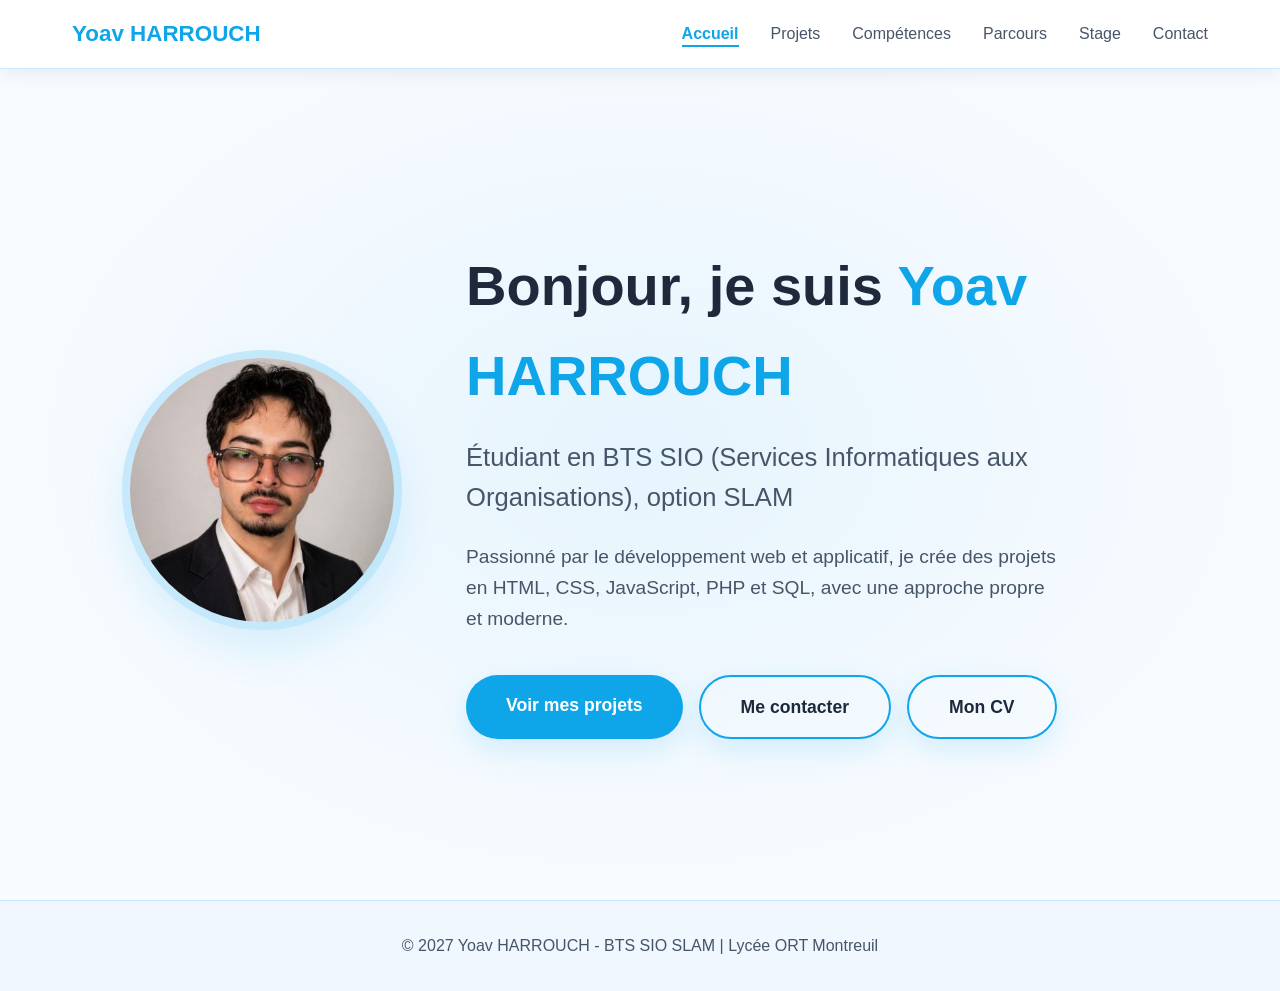
<file: index.html>
<!DOCTYPE html>
<html lang="fr">
<head>
    <meta charset="UTF-8">
    <meta name="viewport" content="width=device-width, initial-scale=1.0">
    <title>Yoav HARROUCH | BTS SIO SLAM - Développeur Web</title>
    <link rel="stylesheet" href="style.css">
</head>
<body>
<!-- Navigation -->
<header>
    <nav class="navbar">
        <div class="logo">Yoav HARROUCH</div>
        <ul class="nav-links">
            <li><a href="index.html" class="active">Accueil</a></li>
            <li><a href="projets.html">Projets</a></li>
            <li><a href="competences.html">Compétences</a></li>
            <li><a href="parcours.html">Parcours</a></li>
            <li><a href="stage.html">Stage</a></li>
            <li><a href="contact.html">Contact</a></li>
        </ul>
    </nav>
</header>

<!-- Hero -->
<main class="hero">
    <div class="hero-container">
        <div class="hero-text">
            <h1>Bonjour, je suis <span>Yoav HARROUCH</span></h1>
            <h2>Étudiant en BTS SIO (Services Informatiques aux Organisations), option SLAM</h2>
            <p>Passionné par le développement web et applicatif, je crée des projets en HTML, CSS, JavaScript, PHP et SQL, avec une approche propre et moderne.</p>
            <div class="hero-buttons">
                <a href="projets.html" class="btn primary">Voir mes projets</a>
                <a href="contact.html" class="btn secondary">Me contacter</a>
                <a href="documents/CV_Yoav_HARROUCH.pdf" class="btn secondary" target="_blank">Mon CV</a>
            </div>
        </div>
        <div class="hero-photo">
            <img  src="photo/cv 3 .jpeg" alt="Yoav HARROUCH - Développeur web" class="profile-img photo-float"><img>

        </div>
    </div>
</main>

<footer>
    <p>© 2027 Yoav HARROUCH - BTS SIO SLAM | Lycée ORT Montreuil</p>
</footer>
</body>
</html>
</file>
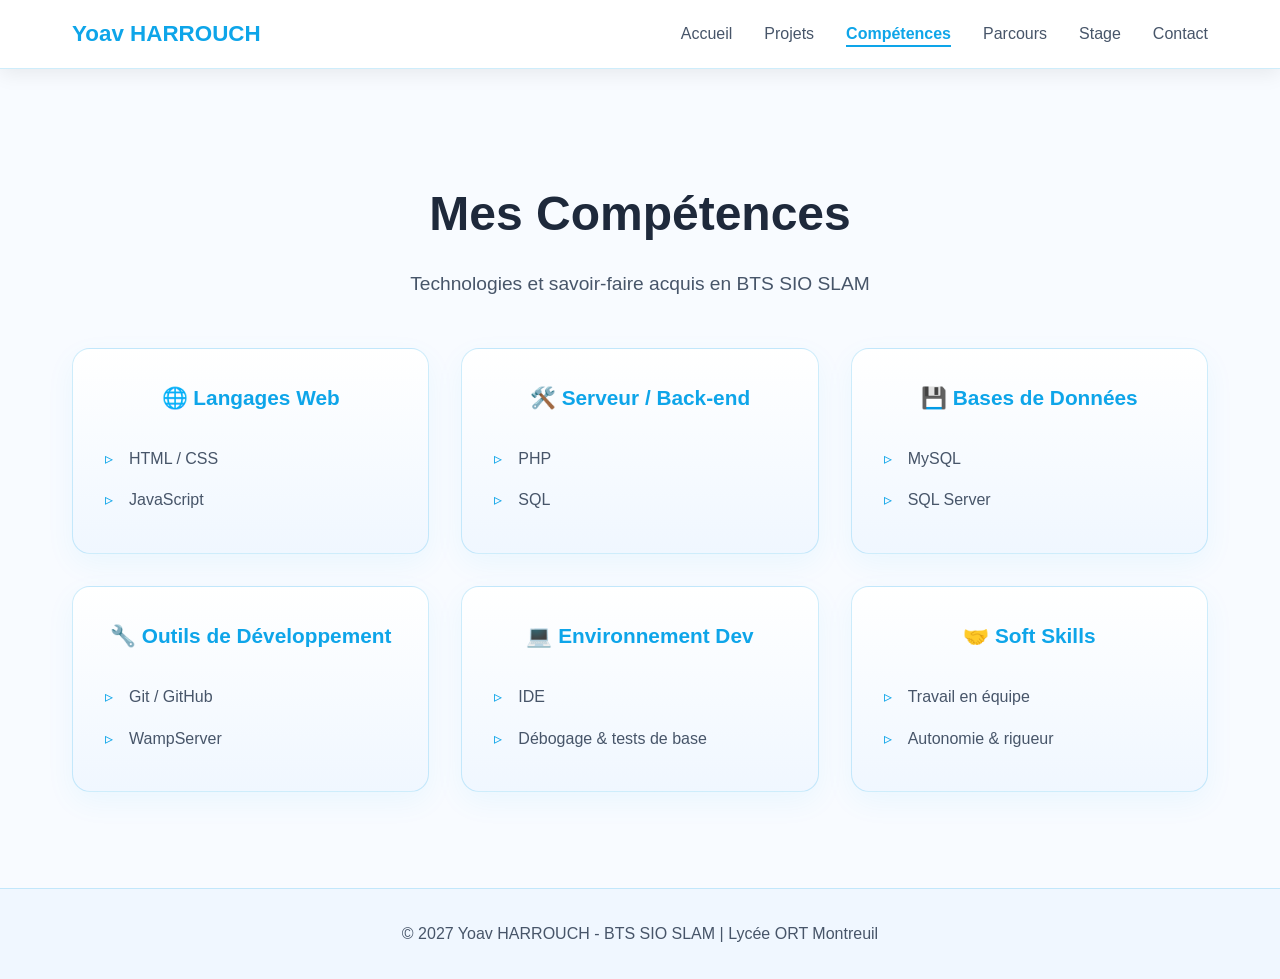
<file: competences.html>
<!DOCTYPE html>
<html lang="fr">
<head>
    <meta charset="UTF-8">
    <meta name="viewport" content="width=device-width, initial-scale=1.0">
    <title>Compétences - Yoav HARROUCH</title>
    <link rel="stylesheet" href="style.css">
</head>
<body>
<header>
    <nav class="navbar">
        <div class="logo">Yoav HARROUCH</div>
        <ul class="nav-links">
            <li><a href="index.html">Accueil</a></li>
            <li><a href="projets.html">Projets</a></li>
            <li><a href="competences.html" class="active">Compétences</a></li>
            <li><a href="parcours.html">Parcours</a></li>
            <li><a href="stage.html">Stage</a></li>
            <li><a href="contact.html">Contact</a></li>
        </ul>
    </nav>
</header>

<main class="page-content">
    <section class="section">
        <h1>Mes Compétences</h1>
        <p class="section-intro">Technologies et savoir-faire acquis en BTS SIO SLAM</p>
        <div class="skills-grid">
            <!-- Carte 1 -->
            <div class="skill-card">
                <h3>🌐 Langages Web</h3>
                <ul>
                    <li>HTML / CSS</li>
                    <li>JavaScript</li>
                </ul>
            </div>
            <!-- Carte 2 -->
            <div class="skill-card">
                <h3>🛠️ Serveur / Back‑end</h3>
                <ul>
                    <li>PHP</li>
                    <li>SQL</li>
                </ul>
            </div>
            <!-- Carte 3 -->
            <div class="skill-card">
                <h3>💾 Bases de Données</h3>
                <ul>
                    <li>MySQL</li>
                    <li>SQL Server</li>
                </ul>
            </div>
            <!-- Carte 4 -->
            <div class="skill-card">
                <h3>🔧 Outils de Développement</h3>
                <ul>
                    <li>Git / GitHub</li>
                    <li>WampServer</li>
                </ul>
            </div>
            <!-- Carte 5 -->
            <div class="skill-card">
                <h3>💻 Environnement Dev</h3>
                <ul>
                    <li>IDE </li>
                    <li>Débogage & tests de base</li>
                </ul>
            </div>
            <!-- Carte 6 -->
            <div class="skill-card">
                <h3>🤝 Soft Skills</h3>
                <ul>
                    <li>Travail en équipe</li>
                    <li>Autonomie & rigueur</li>
                </ul>
            </div>
        </div>
    </section>
</main>

<footer>
    <p>© 2027 Yoav HARROUCH - BTS SIO SLAM | Lycée ORT Montreuil</p>
</footer>
</body>
</html>
</file>
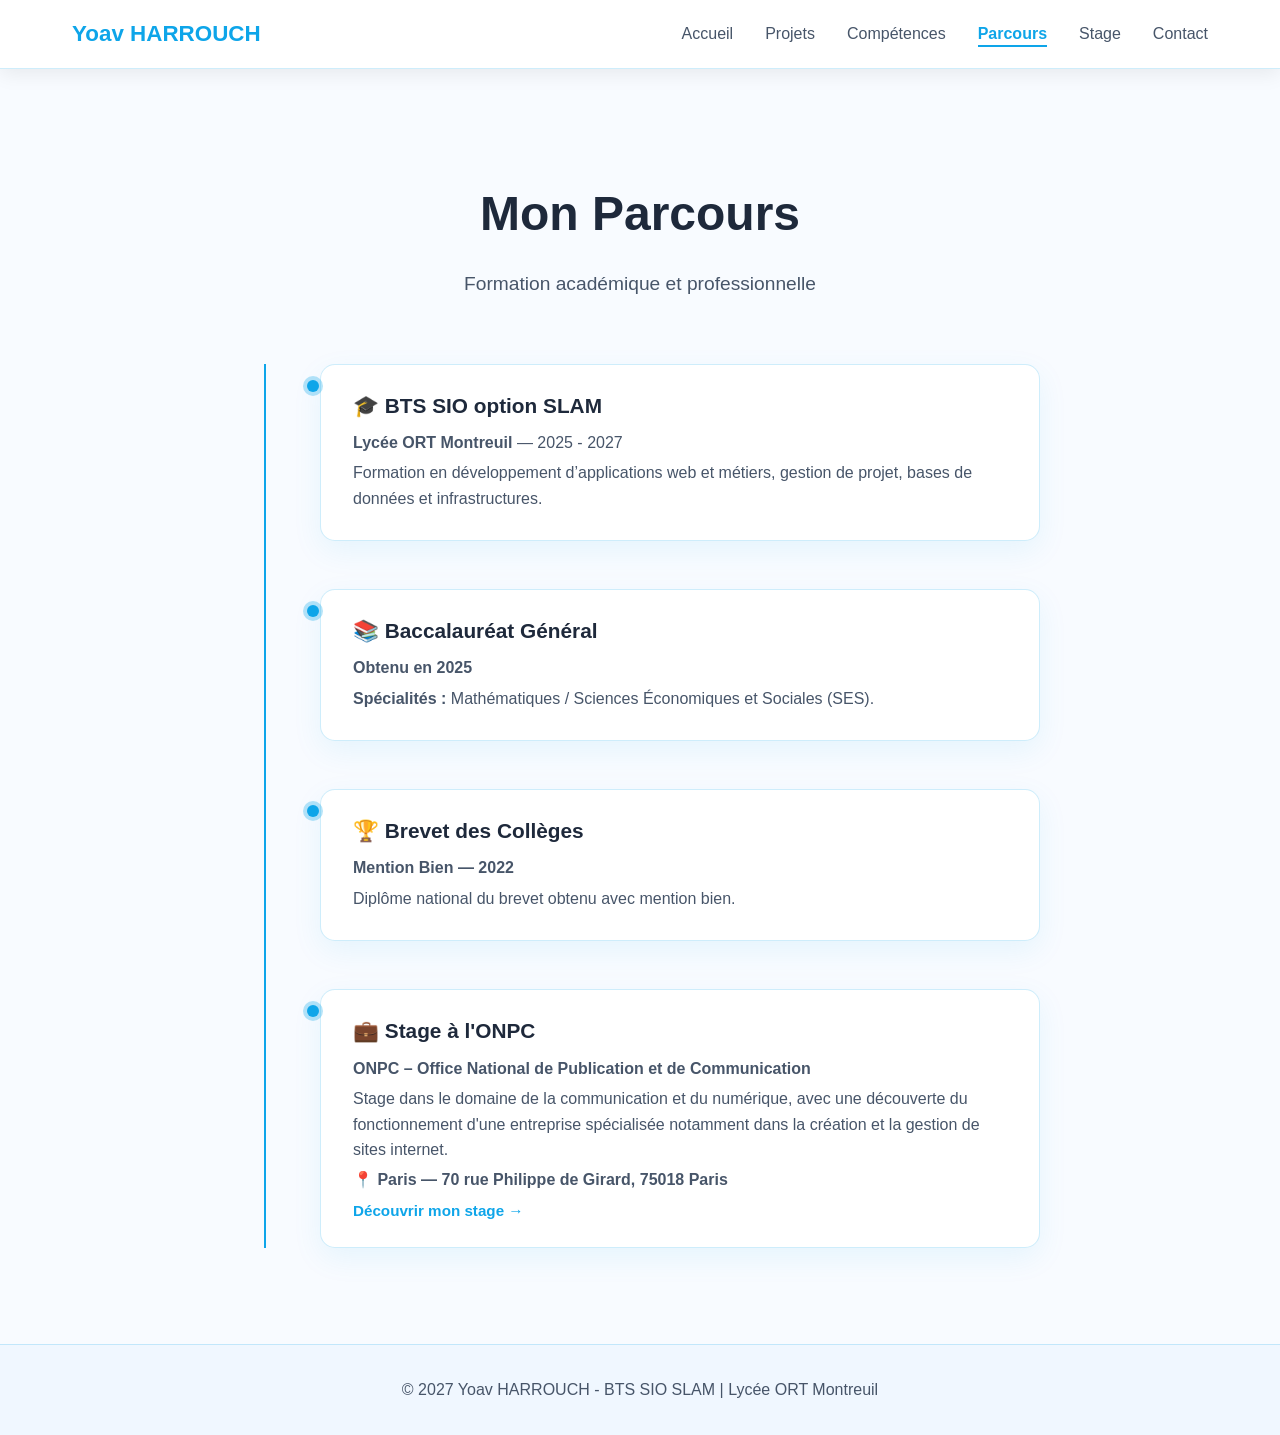
<file: parcours.html>
<!DOCTYPE html>
<html lang="fr">
<head>
    <meta charset="UTF-8">
    <meta name="viewport" content="width=device-width, initial-scale=1.0">
    <title>Parcours - Yoav HARROUCH</title>
    <link rel="stylesheet" href="style.css">
</head>

<body>

<header>
    <nav class="navbar">
        <div class="logo">Yoav HARROUCH</div>

        <ul class="nav-links">
            <li><a href="index.html">Accueil</a></li>
            <li><a href="projets.html">Projets</a></li>
            <li><a href="competences.html">Compétences</a></li>
            <li><a href="parcours.html" class="active">Parcours</a></li>
            <li><a href="stage.html">Stage</a></li>
            <li><a href="contact.html">Contact</a></li>
        </ul>
    </nav>
</header>

<main class="page-content">

    <section class="section">

        <h1>Mon Parcours</h1>

        <p class="section-intro">
            Formation académique et professionnelle
        </p>

        <!-- TIMELINE -->
        <div class="timeline-visual">

            <!-- BTS -->
            <div class="timeline-item">
                <div class="timeline-point"></div>

                <div class="timeline-content">
                    <h3>🎓 BTS SIO option SLAM</h3>

                    <p>
                        <strong>Lycée ORT Montreuil</strong> — 2025 - 2027
                    </p>

                    <p>
                        Formation en développement d’applications web et métiers,
                        gestion de projet, bases de données et infrastructures.
                    </p>
                </div>
            </div>

            <!-- BAC -->
            <div class="timeline-item">
                <div class="timeline-point"></div>

                <div class="timeline-content">
                    <h3>📚 Baccalauréat Général</h3>

                    <p>
                        <strong>Obtenu en 2025</strong>
                    </p>

                    <p>
                        <strong>Spécialités :</strong>
                        Mathématiques / Sciences Économiques et Sociales (SES).
                    </p>
                </div>
            </div>

            <!-- BREVET -->
            <div class="timeline-item">
                <div class="timeline-point"></div>

                <div class="timeline-content">
                    <h3>🏆 Brevet des Collèges</h3>

                    <p>
                        <strong>Mention Bien — 2022</strong>
                    </p>

                    <p>
                        Diplôme national du brevet obtenu avec mention bien.
                    </p>
                </div>
            </div>

            <!-- STAGE -->
            <div class="timeline-item">
                <div class="timeline-point"></div>

                <div class="timeline-content">
                    <h3>💼 Stage à l'ONPC</h3>

                    <p>
                        <strong>
                            ONPC – Office National de Publication et de Communication
                        </strong>
                    </p>

                    <p>
                        Stage dans le domaine de la communication et du numérique,
                        avec une découverte du fonctionnement d'une entreprise
                        spécialisée notamment dans la création et la gestion
                        de sites internet.
                    </p>

                    <p>
                        <strong>
                            📍 Paris — 70 rue Philippe de Girard, 75018 Paris
                        </strong>
                    </p>

                    <a href="stage.html" class="link">
                        Découvrir mon stage →
                    </a>
                </div>
            </div>

        </div>

    </section>

</main>

<footer>
    <p>
        © 2027 Yoav HARROUCH - BTS SIO SLAM |
        Lycée ORT Montreuil
    </p>
</footer>

</body>
</html>
</file>
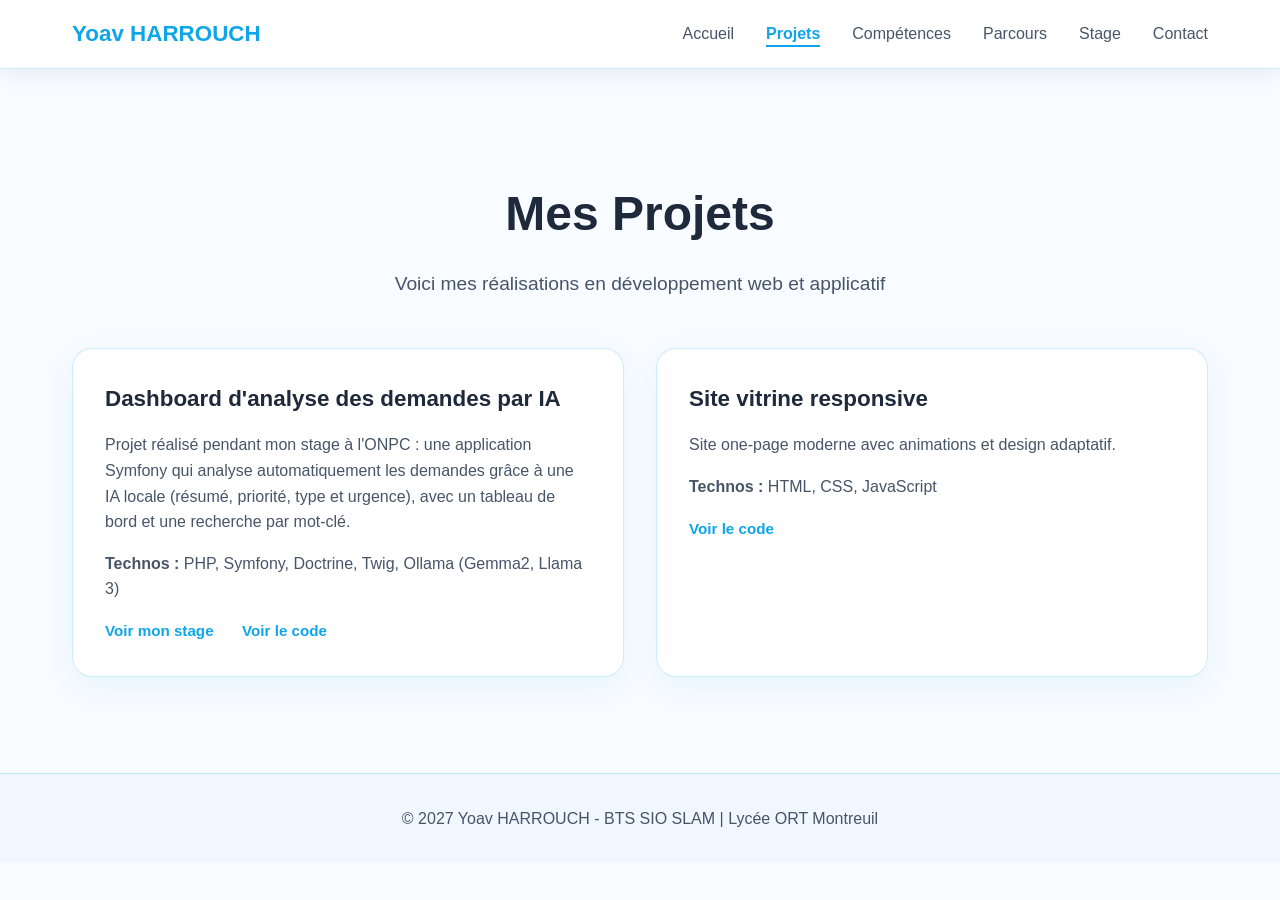
<file: projets.html>
<!DOCTYPE html>
<html lang="fr">
<head>
    <meta charset="UTF-8">
    <meta name="viewport" content="width=device-width, initial-scale=1.0">
    <title>Projets - Yoav HARROUCH</title>
    <link rel="stylesheet" href="style.css">
</head>
<body>
<header>
    <nav class="navbar">
        <div class="logo">Yoav HARROUCH</div>
        <ul class="nav-links">
            <li><a href="index.html">Accueil</a></li>
            <li><a href="projets.html" class="active">Projets</a></li>
            <li><a href="competences.html">Compétences</a></li>
            <li><a href="parcours.html">Parcours</a></li>
            <li><a href="stage.html">Stage</a></li>
            <li><a href="contact.html">Contact</a></li>
        </ul>
    </nav>
</header>

<main class="page-content">
    <section class="section">
        <h1>Mes Projets</h1>
        <p class="section-intro">Voici mes réalisations en développement web et applicatif</p>
        <div class="projects-grid">
            <article class="project-card">
                <h3>Dashboard d'analyse des demandes par IA</h3>
                <p>Projet réalisé pendant mon stage à l'ONPC : une application Symfony qui analyse automatiquement les demandes grâce à une IA locale (résumé, priorité, type et urgence), avec un tableau de bord et une recherche par mot-clé.</p>
                <p><strong>Technos :</strong> PHP, Symfony, Doctrine, Twig, Ollama (Gemma2, Llama 3)</p>
                <a href="stage.html" class="link" style="margin-right: 1.5rem;">Voir mon stage</a>
                <a href="https://github.com/Yh100507/mon_projet" class="link" target="_blank">Voir le code</a>
            </article>

            <article class="project-card">
                <h3>Site vitrine responsive</h3>
                <p>Site one-page moderne avec animations et design adaptatif.</p>
                <p><strong>Technos :</strong> HTML, CSS, JavaScript</p>
                <a href="https://github.com/Yh100507" class="link" target="_blank">Voir le code</a>
            </article>
        </div>
    </section>
</main>

<footer>
    <p>© 2027 Yoav HARROUCH - BTS SIO SLAM | Lycée ORT Montreuil</p>
</footer>
</body>
</html>
</file>
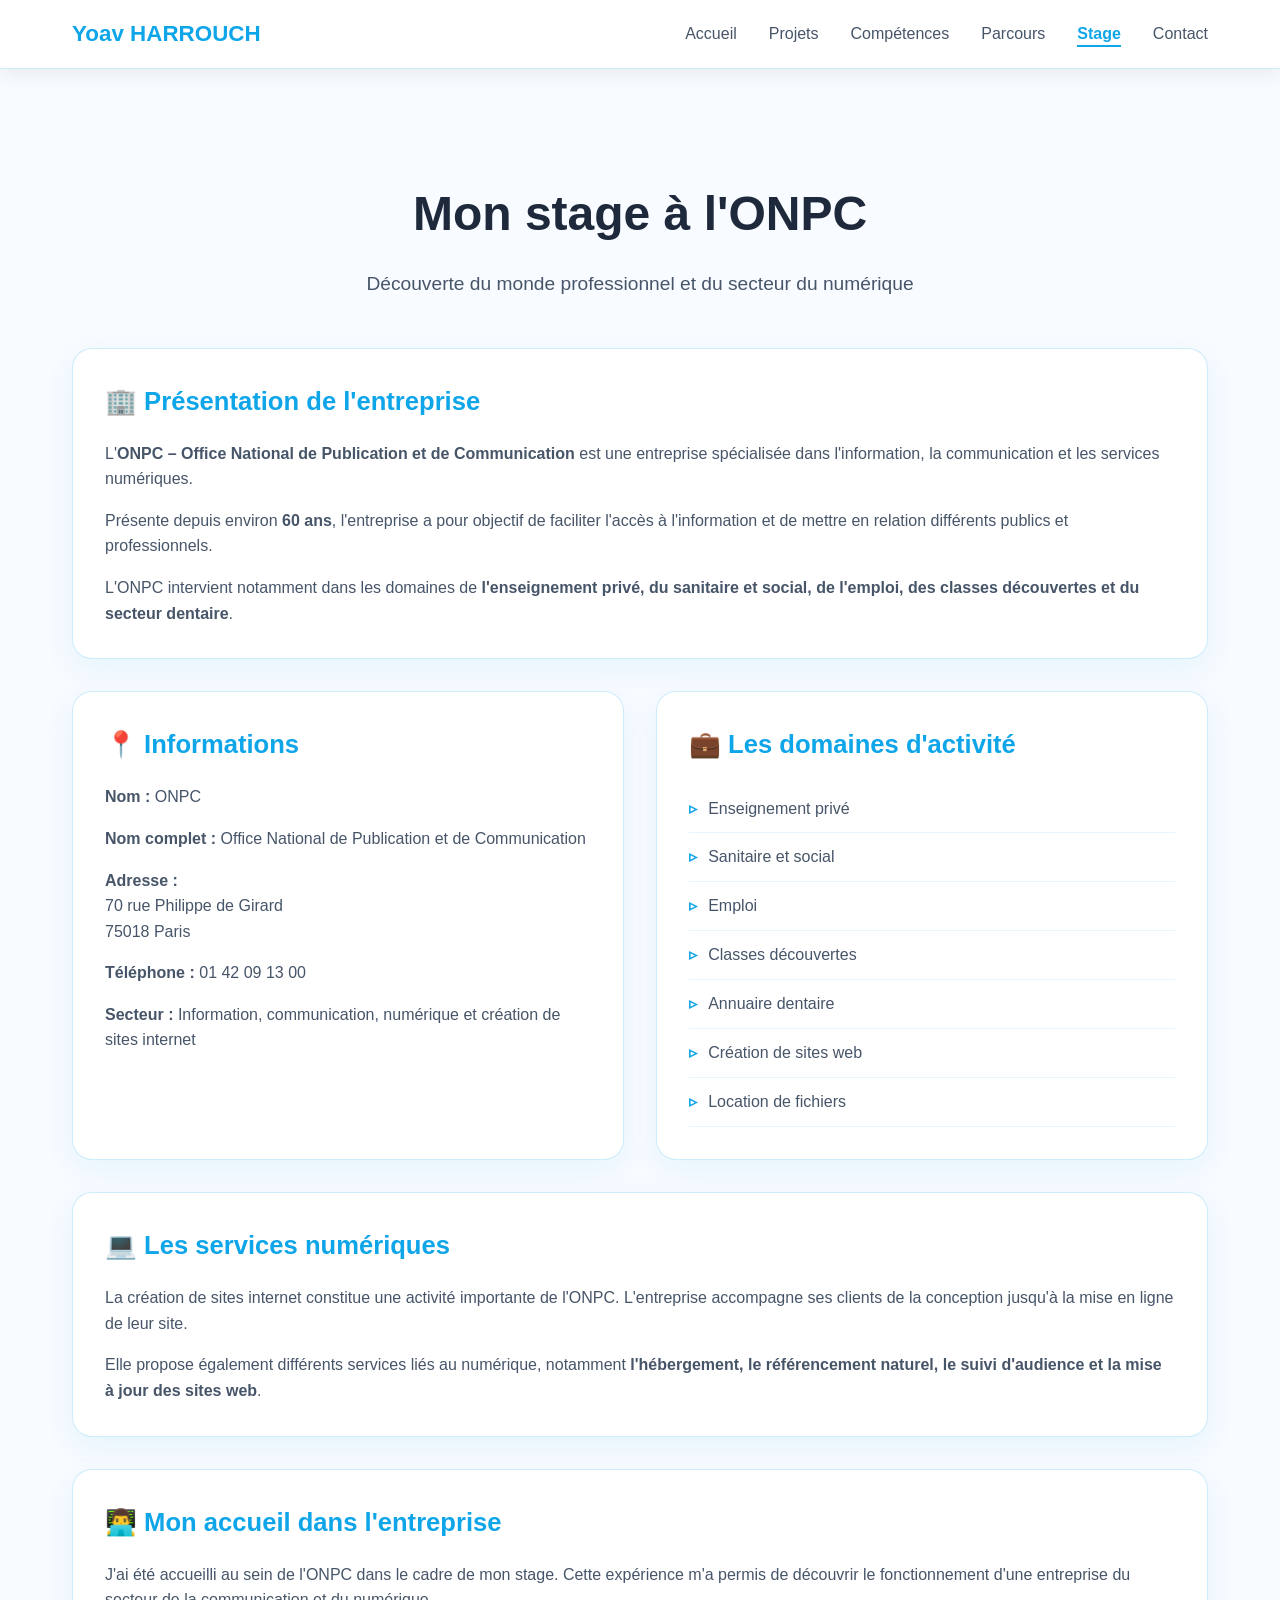
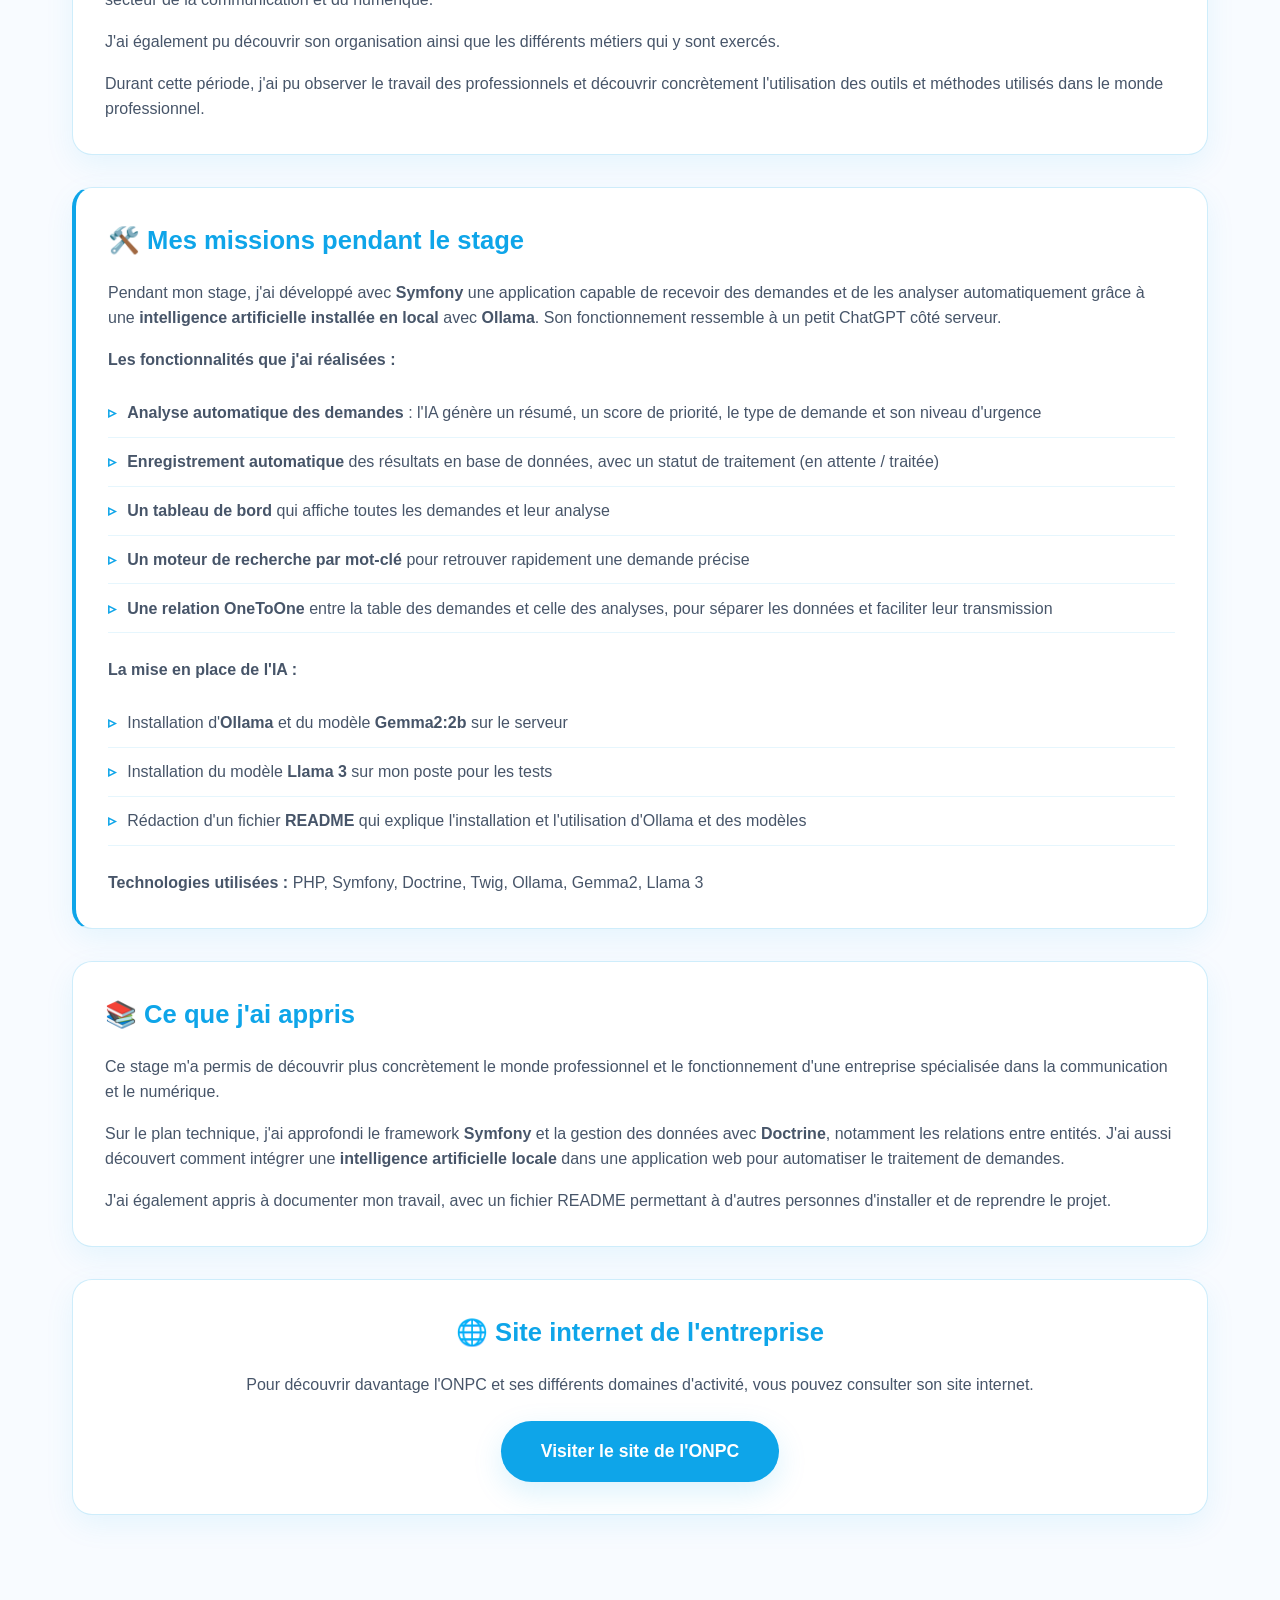
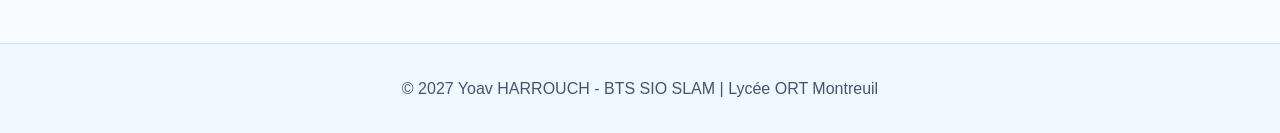
<file: stage.html>
<!DOCTYPE html>
<html lang="fr">
<head>
    <meta charset="UTF-8">
    <meta name="viewport" content="width=device-width, initial-scale=1.0">

    <title>Mon Stage - Yoav HARROUCH</title>

    <link rel="stylesheet" href="style.css">
</head>

<body>

<header>
    <nav class="navbar">

        <div class="logo">Yoav HARROUCH</div>

        <ul class="nav-links">
            <li><a href="index.html">Accueil</a></li>
            <li><a href="projets.html">Projets</a></li>
            <li><a href="competences.html">Compétences</a></li>
            <li><a href="parcours.html">Parcours</a></li>
            <li><a href="stage.html" class="active">Stage</a></li>
            <li><a href="contact.html">Contact</a></li>
        </ul>

    </nav>
</header>


<main class="page-content">

    <!-- TITRE -->
    <section class="section">

        <h1>Mon stage à l'ONPC</h1>

        <p class="section-intro">
            Découverte du monde professionnel et du secteur du numérique
        </p>


        <!-- PRESENTATION ENTREPRISE -->
        <div class="stage-card">

            <h2>🏢 Présentation de l'entreprise</h2>

            <p>
                L'<strong>ONPC – Office National de Publication et de Communication</strong>
                est une entreprise spécialisée dans l'information, la communication
                et les services numériques.
            </p>

            <p>
                Présente depuis environ <strong>60 ans</strong>, l'entreprise a pour
                objectif de faciliter l'accès à l'information et de mettre en relation
                différents publics et professionnels.
            </p>

            <p>
                L'ONPC intervient notamment dans les domaines de
                <strong>l'enseignement privé, du sanitaire et social, de l'emploi,
                    des classes découvertes et du secteur dentaire</strong>.
            </p>

        </div>


        <!-- INFORMATIONS -->
        <div class="stage-grid">

            <div class="stage-card">

                <h2>📍 Informations</h2>

                <p>
                    <strong>Nom :</strong> ONPC
                </p>

                <p>
                    <strong>Nom complet :</strong>
                    Office National de Publication et de Communication
                </p>

                <p>
                    <strong>Adresse :</strong><br>
                    70 rue Philippe de Girard<br>
                    75018 Paris
                </p>

                <p>
                    <strong>Téléphone :</strong>
                    01 42 09 13 00
                </p>

                <p>
                    <strong>Secteur :</strong>
                    Information, communication, numérique et création de sites internet
                </p>

            </div>


            <!-- ACTIVITES -->
            <div class="stage-card">

                <h2>💼 Les domaines d'activité</h2>

                <ul class="stage-list">

                    <li>Enseignement privé</li>

                    <li>Sanitaire et social</li>

                    <li>Emploi</li>

                    <li>Classes découvertes</li>

                    <li>Annuaire dentaire</li>

                    <li>Création de sites web</li>

                    <li>Location de fichiers</li>

                </ul>

            </div>

        </div>


        <!-- SERVICES NUMERIQUES -->
        <div class="stage-card">

            <h2>💻 Les services numériques</h2>

            <p>
                La création de sites internet constitue une activité importante
                de l'ONPC. L'entreprise accompagne ses clients de la conception
                jusqu'à la mise en ligne de leur site.
            </p>

            <p>
                Elle propose également différents services liés au numérique,
                notamment <strong>l'hébergement, le référencement naturel,
                le suivi d'audience et la mise à jour des sites web</strong>.
            </p>

        </div>


        <!-- ACCUEIL -->
        <div class="stage-card">

            <h2>👨‍💻 Mon accueil dans l'entreprise</h2>

            <p>
                J'ai été accueilli au sein de l'ONPC dans le cadre de mon stage.
                Cette expérience m'a permis de découvrir le fonctionnement
                d'une entreprise du secteur de la communication et du numérique.
            </p>

            <p>
                J'ai également pu découvrir son organisation ainsi que les
                différents métiers qui y sont exercés.
            </p>

            <p>
                Durant cette période, j'ai pu observer le travail des professionnels
                et découvrir concrètement l'utilisation des outils et méthodes
                utilisés dans le monde professionnel.
            </p>

        </div>


        <!-- MISSIONS -->
        <div class="stage-card stage-missions">

            <h2>🛠️ Mes missions pendant le stage</h2>

            <p>
                Pendant mon stage, j'ai développé avec <strong>Symfony</strong> une application
                capable de recevoir des demandes et de les analyser automatiquement grâce à une
                <strong>intelligence artificielle installée en local</strong> avec <strong>Ollama</strong>.
                Son fonctionnement ressemble à un petit ChatGPT côté serveur.
            </p>

            <p><strong>Les fonctionnalités que j'ai réalisées :</strong></p>

            <ul class="stage-list" style="margin-bottom: 1.5rem;">
                <li><strong>Analyse automatique des demandes</strong> : l'IA génère un résumé, un score de priorité, le type de demande et son niveau d'urgence</li>
                <li><strong>Enregistrement automatique</strong> des résultats en base de données, avec un statut de traitement (en attente / traitée)</li>
                <li><strong>Un tableau de bord</strong> qui affiche toutes les demandes et leur analyse</li>
                <li><strong>Un moteur de recherche par mot-clé</strong> pour retrouver rapidement une demande précise</li>
                <li><strong>Une relation OneToOne</strong> entre la table des demandes et celle des analyses, pour séparer les données et faciliter leur transmission</li>
            </ul>

            <p><strong>La mise en place de l'IA :</strong></p>

            <ul class="stage-list" style="margin-bottom: 1.5rem;">
                <li>Installation d'<strong>Ollama</strong> et du modèle <strong>Gemma2:2b</strong> sur le serveur</li>
                <li>Installation du modèle <strong>Llama 3</strong> sur mon poste pour les tests</li>
                <li>Rédaction d'un fichier <strong>README</strong> qui explique l'installation et l'utilisation d'Ollama et des modèles</li>
            </ul>

            <p>
                <strong>Technologies utilisées :</strong>
                PHP, Symfony, Doctrine, Twig, Ollama, Gemma2, Llama 3
            </p>

        </div>


        <!-- CE QUE J'AI APPRIS -->
        <div class="stage-card">

            <h2>📚 Ce que j'ai appris</h2>

            <p>
                Ce stage m'a permis de découvrir plus concrètement le monde
                professionnel et le fonctionnement d'une entreprise spécialisée
                dans la communication et le numérique.
            </p>

            <p>
                Sur le plan technique, j'ai approfondi le framework <strong>Symfony</strong>
                et la gestion des données avec <strong>Doctrine</strong>, notamment les relations
                entre entités. J'ai aussi découvert comment intégrer une
                <strong>intelligence artificielle locale</strong> dans une application web
                pour automatiser le traitement de demandes.
            </p>

            <p>
                J'ai également appris à documenter mon travail, avec un fichier README
                permettant à d'autres personnes d'installer et de reprendre le projet.
            </p>

        </div>


        <!-- SITE INTERNET -->
        <div class="stage-card stage-website">

            <h2>🌐 Site internet de l'entreprise</h2>

            <p>
                Pour découvrir davantage l'ONPC et ses différents domaines
                d'activité, vous pouvez consulter son site internet.
            </p>

            <a href="https://onpc.fr" target="_blank" class="btn primary">
                Visiter le site de l'ONPC
            </a>

        </div>


    </section>

</main>


<footer>

    <p>
        © 2027 Yoav HARROUCH - BTS SIO SLAM |
        Lycée ORT Montreuil
    </p>

</footer>

</body>
</html>
</file>
<file: style.css>
* {
    box-sizing: border-box;
    margin: 0;
    padding: 0;
    scroll-behavior: smooth;
    font-family: 'Segoe UI', Tahoma, Geneva, Verdana, sans-serif;
}

/* Fond général légèrement bleuté (pas blanc pur) */
body {
    background: #f8fbff;              /* Fond blanc très légèrement bleuté */
    color: #1e293b;                  /* Texte gris foncé */
    line-height: 1.6;
}

/* Navigation frosted / flottante */
header {
    background: rgba(255, 255, 255, 0.95);
    backdrop-filter: blur(10px);
    -webkit-backdrop-filter: blur(10px);
    position: fixed;
    width: 100%;
    top: 0;
    z-index: 100;
    box-shadow: 0 4px 20px rgba(0, 0, 0, 0.08);
    border-bottom: 1px solid rgba(14, 165, 233, 0.2);
}

.navbar {
    max-width: 1200px;
    margin: 0 auto;
    padding: 1rem 2rem;
    display: flex;
    justify-content: space-between;
    align-items: center;
}

.logo {
    font-size: 1.4rem;
    font-weight: 800;
    color: #0ea5e9;                 /* Bleu vif */
}

.nav-links {
    list-style: none;
    display: flex;
    gap: 2rem;
}

.nav-links a {
    color: #475569;
    text-decoration: none;
    font-weight: 500;
    position: relative;
    transition: all 0.3s ease;
}

.nav-links a::before {
    content: '';
    position: absolute;
    width: 0;
    height: 2px;
    bottom: -5px;
    left: 0;
    background: #0ea5e9;
    transition: width 0.3s ease;
}

.nav-links a:hover::before,
.nav-links a.active::before {
    width: 100%;
}

.nav-links a:hover,
.nav-links a.active {
    color: #0ea5e9;
    font-weight: 700;
}

/* Hero (Accueil) */
.hero {
    min-height: 100vh;
    display: flex;
    align-items: center;
    background: radial-gradient(ellipse at center, rgba(14, 165, 233, 0.08), #f8fbff 70%);
    padding-top: 80px;
}

.hero-container {
    max-width: 1100px;
    margin: 0 auto;
    width: 100%;
    display: flex;
    align-items: center;
    gap: 4rem;
    padding: 0 2rem;
    flex-direction: row-reverse;
    justify-content: center;
}

.hero-photo {
    flex: 0 0 280px;
    display: flex;
    justify-content: center;
}

.profile-img {
    width: 280px;
    height: 280px;
    border-radius: 50%;
    object-fit: cover;
    border: 8px solid rgba(14, 165, 233, 0.2);
    box-shadow: 0 20px 40px rgba(14, 165, 233, 0.12);
    transition: all 0.5s ease;
}

.profile-img:hover {
    transform: scale(1.1);
    border-color: rgba(14, 165, 233, 0.4);
    box-shadow: 0 30px 60px rgba(14, 165, 233, 0.18);
}

.hero-text h1 {
    font-size: 3.5rem;
    font-weight: 800;
    margin-bottom: 1rem;
    color: #1e293b;
}

.hero-text h1 span {
    color: #0ea5e9;          /* Prénom en bleu */
}

.hero-text h2 {
    font-size: 1.6rem;
    margin-bottom: 1.5rem;
    color: #475569;
    font-weight: 400;
}

.hero-text p {
    font-size: 1.2rem;
    max-width: 600px;
    margin-bottom: 2.5rem;
    color: #475569;
}

.hero-buttons {
    display: flex;
    gap: 1rem;
    flex-wrap: wrap;
}

.btn {
    display: inline-block;
    padding: 1rem 2.5rem;
    border-radius: 50px;
    font-weight: 600;
    font-size: 1.1rem;
    text-decoration: none;
    transition: all 0.3s ease;
    box-shadow: 0 10px 30px rgba(14, 165, 233, 0.15);
}

.btn.primary {
    background: #0ea5e9;
    color: white;
}

.btn.primary:hover {
    transform: translateY(-3px);
    box-shadow: 0 15px 40px rgba(14, 165, 233, 0.25);
}

.btn.secondary {
    background: transparent;
    color: #1e293b;
    border: 2px solid #0ea5e9;
}

.btn.secondary:hover {
    background: #0ea5e9;
    color: white;
}

/* Pages content */
.page-content {
    min-height: calc(100vh - 200px);
    padding-top: 80px;
}

.section {
    max-width: 1200px;
    margin: 0 auto;
    padding: 6rem 2rem;
}

.section h1 {
    font-size: 3rem;
    text-align: center;
    margin-bottom: 1rem;
    color: #1e293b;
}

.section-intro {
    text-align: center;
    font-size: 1.2rem;
    color: #475569;
    margin-bottom: 3rem;
    max-width: 600px;
    margin-left: auto;
    margin-right: auto;
}

/* Projets */
.projects-grid {
    display: grid;
    grid-template-columns: repeat(auto-fit, minmax(350px, 1fr));
    gap: 2rem;
}

/* Card projet un peu plus bleue et douce */
.project-card {
    background: #ffffff;
    border-radius: 20px;
    padding: 2rem;
    border: 1px solid rgba(14, 165, 233, 0.2);
    transition: all 0.4s ease;
    box-shadow: 0 10px 30px rgba(14, 165, 233, 0.08);
}

.project-card:hover {
    transform: translateY(-10px);
    border-color: #0ea5e9;
    box-shadow: 0 25px 50px rgba(14, 165, 233, 0.15);
}

.project-card h3 {
    font-size: 1.4rem;
    margin-bottom: 1rem;
    color: #1e293b;
}

.project-card p {
    color: #475569;
    margin-bottom: 1rem;
}

.link {
    color: #0ea5e9;
    text-decoration: none;
    font-weight: 600;
    font-size: 0.95rem;
}

.link:hover {
    color: #0284c7;
}

/* Compétences */
.skills-grid {
    display: grid;
    grid-template-columns: repeat(auto-fit, minmax(280px, 1fr));
    gap: 2rem;
}

/* Card compétence stylisée */
.skill-card {
    background: linear-gradient(180deg, #ffffff, #f0f7ff);
    padding: 2rem;
    border-radius: 18px;
    border: 1px solid rgba(14, 165, 233, 0.2);
    box-shadow: 0 10px 30px rgba(14, 165, 233, 0.06);
    text-align: center;
}

.skill-card h3 {
    color: #0ea5e9;
    margin-bottom: 1.5rem;
    font-size: 1.3rem;
}

.skill-card ul {
    list-style: none;
    text-align: left;
}

.skill-card li {
    padding: 0.5rem 0;
    color: #475569;
    position: relative;
    padding-left: 1.5rem;
}

.skill-card li::before {
    content: '▹';
    position: absolute;
    left: 0;
    color: #0ea5e9;
}

/* Timeline */
.timeline {
    max-width: 800px;
    margin: 0 auto;
    list-style: none;
}

.timeline li {
    background: #ffffff;
    margin-bottom: 2rem;
    padding: 2rem;
    border-radius: 15px;
    border-left: 4px solid #0ea5e9;
    box-shadow: 0 10px 30px rgba(14, 165, 233, 0.06);
}

.timeline h3 {
    color: #1e293b;
    margin-bottom: 0.5rem;
}

.timeline p strong {
    color: #0ea5e9;
}

/* Contact */
/* Grille de contact */
.contact-grid {
    display: grid;
    grid-template-columns: repeat(auto-fit, minmax(280px, 1fr));
    gap: 2rem;
    max-width: 1200px;
    margin: 0 auto;
}

/* Cartes de contact plus stylisées (touché de bleu léger) */
.contact-card {
    background: linear-gradient(135deg, #ffffff 0%, #f0f9ff 100%);
    padding: 2.5rem 2rem;
    border-radius: 20px;
    border: 1px solid rgba(14, 165, 233, 0.3);
    text-align: center;
    transition: all 0.4s cubic-bezier(0.175, 0.885, 0.32, 1.275);
    box-shadow: 0 15px 30px rgba(14, 165, 233, 0.12);
    position: relative;
    overflow: hidden;
}

.contact-card::before {
    content: '';
    position: absolute;
    top: 0;
    left: -100%;
    width: 100%;
    height: 100%;
    background: linear-gradient(90deg, transparent, rgba(14, 165, 233, 0.15), transparent);
    transition: left 0.5s;
}

.contact-card:hover::before {
    left: 100%;
}

.contact-card:hover {
    transform: translateY(-12px) scale(1.02);
    border-color: #0ea5e9;
    box-shadow:
            0 30px 60px rgba(14, 165, 233, 0.15),
            0 0 30px rgba(14, 165, 233, 0.1);
}

.contact-icon {
    font-size: 4rem;
    margin-bottom: 1.5rem;
    display: block;
    filter: drop-shadow(0 0 10px rgba(14, 165, 233, 0.2));
    transition: all 0.3s ease;
}

.contact-card:hover .contact-icon {
    transform: scale(1.15) rotate(10deg);
    filter: drop-shadow(0 0 25px rgba(14, 165, 233, 0.4));
}

.contact-card h3 {
    color: #1e293b;
    margin-bottom: 1rem;
    font-size: 1.4rem;
    font-weight: 700;
}

.contact-card p {
    color: #475569;
    font-size: 1.1rem;
    margin: 0;
}

.contact-card a {
    color: #0ea5e9;
    text-decoration: none;
    font-weight: 600;
    transition: all 0.3s ease;
}

.contact-card a:hover {
    color: #0284c7;
    text-shadow: 0 0 10px rgba(14, 165, 233, 0.25);
}

/* Footer */
footer {
    background: #f0f7ff;
    text-align: center;
    padding: 2rem;
    border-top: 1px solid rgba(14, 165, 233, 0.2);
    color: #475569;
}

/* Responsive */
@media (max-width: 900px) {
    .hero-container {
        flex-direction: column;
        text-align: center;
        gap: 2rem;
    }

    .hero-text {
        text-align: center;
    }

    .profile-img {
        width: 240px;
        height: 240px;
    }

    .hero-text h1 {
        font-size: 2.5rem;
    }

    .navbar {
        padding: 1rem;
    }

    .nav-links {
        gap: 1rem;
    }
}

@media (max-width: 768px) {
    .section {
        padding: 4rem 1rem;
    }

    .hero-buttons {
        flex-direction: column;
        align-items: center;
    }
}

/* Timeline visuelle (parcours) */
.timeline-visual {
    position: relative;
    max-width: 800px;
    margin: 4rem auto 0;
    padding-left: 3rem;
}

.timeline-visual::before {
    content: '';
    position: absolute;
    left: 1.5rem;
    top: 0;
    bottom: 0;
    width: 2px;
    background: #0ea5e9;
    z-index: 0;
}

.timeline-item {
    position: relative;
    margin-bottom: 3rem;
}

.timeline-item:last-child {
    margin-bottom: 0;
}

/* Point de la timeline */
.timeline-point {
    position: absolute;
    left: 1.2rem;
    top: 1rem;
    width: 12px;
    height: 12px;
    border-radius: 50%;
    background: #0ea5e9;
    box-shadow: 0 0 0 4px rgba(14, 165, 233, 0.3);
    z-index: 1;
}

/* Contenu du bloc de parcours */
.timeline-content {
    background: #ffffff;
    padding: 1.5rem 2rem;
    border-radius: 15px;
    border: 1px solid rgba(14, 165, 233, 0.2);
    box-shadow: 0 10px 30px rgba(14, 165, 233, 0.08);
    margin-left: 2rem;
}

.timeline-content h3 {
    color: #1e293b;
    margin-bottom: 0.5rem;
    font-size: 1.3rem;
}

.timeline-content p {
    color: #475569;
    margin: 0.3rem 0;
}

/* Bouton centré “Me contacter” en bas */
.contact-center {
    text-align: center;
    padding: 3rem 0 4rem 0;
}

.btn-contact {
    display: inline-block;
    padding: 1rem 2.5rem;
    border: 2px solid #0ea5e9;
    background: transparent;
    color: #0ea5e9;
    font-weight: 600;
    border-radius: 50px;
    cursor: pointer;
    transition: all 0.3s ease;
}

.btn-contact:hover {
    background: #0ea5e9;
    color: white;
    transform: translateY(-2px);
}

/* Overlay de la modale (flouté) */
.modal-overlay {
    display: none;
    position: fixed;
    top: 0;
    left: 0;
    width: 100%;
    height: 100%;
    background: rgba(0, 0, 0, 0.4);
    backdrop-filter: blur(10px);
    -webkit-backdrop-filter: blur(10px);
    justify-content: center;
    align-items: center;
    z-index: 999;
}

/* Contenu de la modale */
.modal-content {
    background: #ffffff;
    padding: 2.5rem 2rem;
    border-radius: 20px;
    box-shadow:
            0 30px 60px rgba(14, 165, 233, 0.15),
            0 0 30px rgba(14, 165, 233, 0.1);
    width: 90%;
    max-width: 500px;
    position: relative;
    border: 1px solid rgba(14, 165, 233, 0.3);
}

.modal-content h2 {
    color: #1e293b;
    margin-bottom: 1.2rem;
    text-align: center;
}

/* Bouton de la modale */
.btn-modal {
    display: block;
    width: 100%;
    padding: 0.8rem;
    border: none;
    border-radius: 8px;
    background: #0ea5e9;
    color: white;
    font-weight: 600;
    cursor: pointer;
    margin-top: 1rem;
}

.btn-modal:hover {
    background: #0284c7;
    transform: translateY(-2px);
}

/* Inputs de la modale */
.modal-content input {
    width: 100%;
    padding: 0.8rem;
    margin-bottom: 0.8rem;
    border-radius: 8px;
    border: 1px solid #cbd5e1;
    outline: none;
}

.modal-content input:focus {
    border-color: #0ea5e9;
    box-shadow: 0 0 0 3px rgba(14, 165, 233, 0.2);
}

/* Croix de fermeture */
.modal-close {
    position: absolute;
    top: 1rem;
    right: 1.2rem;
    font-size: 1.6rem;
    color: #64748b;
    cursor: pointer;
}

.modal-close:hover {
    color: #0ea5e9;
}
.photo-float {
    position: relative;
    animation: floatPhoto 4s ease-in-out infinite;
}

@keyframes floatPhoto {
    0% { transform: translateY(0); }
    50% { transform: translateY(-10px); }
    100% { transform: translateY(0); }
}

.photo-float:hover {
    transform: translateY(-5px) scale(1.02);
    transition: transform 0.3s ease;
}
    /* ============================= */
    /* PAGE STAGE                     */
    /* ============================= */

    .stage-card {
        background: #ffffff;
        padding: 2rem;
        margin-bottom: 2rem;
        border-radius: 20px;
        border: 1px solid rgba(14, 165, 233, 0.2);
        box-shadow: 0 10px 30px rgba(14, 165, 233, 0.08);
        transition: all 0.3s ease;
    }

    .stage-card:hover {
        transform: translateY(-5px);
        border-color: #0ea5e9;
        box-shadow: 0 20px 40px rgba(14, 165, 233, 0.12);
    }

    .stage-card h2 {
        color: #0ea5e9;
        margin-bottom: 1.2rem;
        font-size: 1.6rem;
    }

    .stage-card p {
        color: #475569;
        margin-bottom: 1rem;
    }

    .stage-card p:last-child {
        margin-bottom: 0;
    }


    /* Grille informations / activités */

    .stage-grid {
        display: grid;
        grid-template-columns: repeat(auto-fit, minmax(320px, 1fr));
        gap: 2rem;
    }


    /* Liste des activités */

    .stage-list {
        list-style: none;
        padding: 0;
    }

    .stage-list li {
        padding: 0.7rem 0;
        color: #475569;
        border-bottom: 1px solid rgba(14, 165, 233, 0.1);
    }

    .stage-list li::before {
        content: '▹';
        color: #0ea5e9;
        font-weight: bold;
        margin-right: 0.7rem;
    }


    /* Missions */

    .stage-missions {
        border-left: 4px solid #0ea5e9;
    }

    .mission-placeholder {
        padding: 1.2rem;
        background: #f0f7ff;
        border-radius: 12px;
        color: #64748b !important;
        font-style: italic;
    }


    /* Site internet */

    .stage-website {
        text-align: center;
    }

    .stage-website p {
        margin-bottom: 1.5rem;
    }


    /* Responsive */

    @media (max-width: 768px) {

        .stage-card {
            padding: 1.5rem;
        }

        .stage-card h2 {
            font-size: 1.4rem;
        }

        .stage-grid {
            grid-template-columns: 1fr;
        }

    }
</file>
